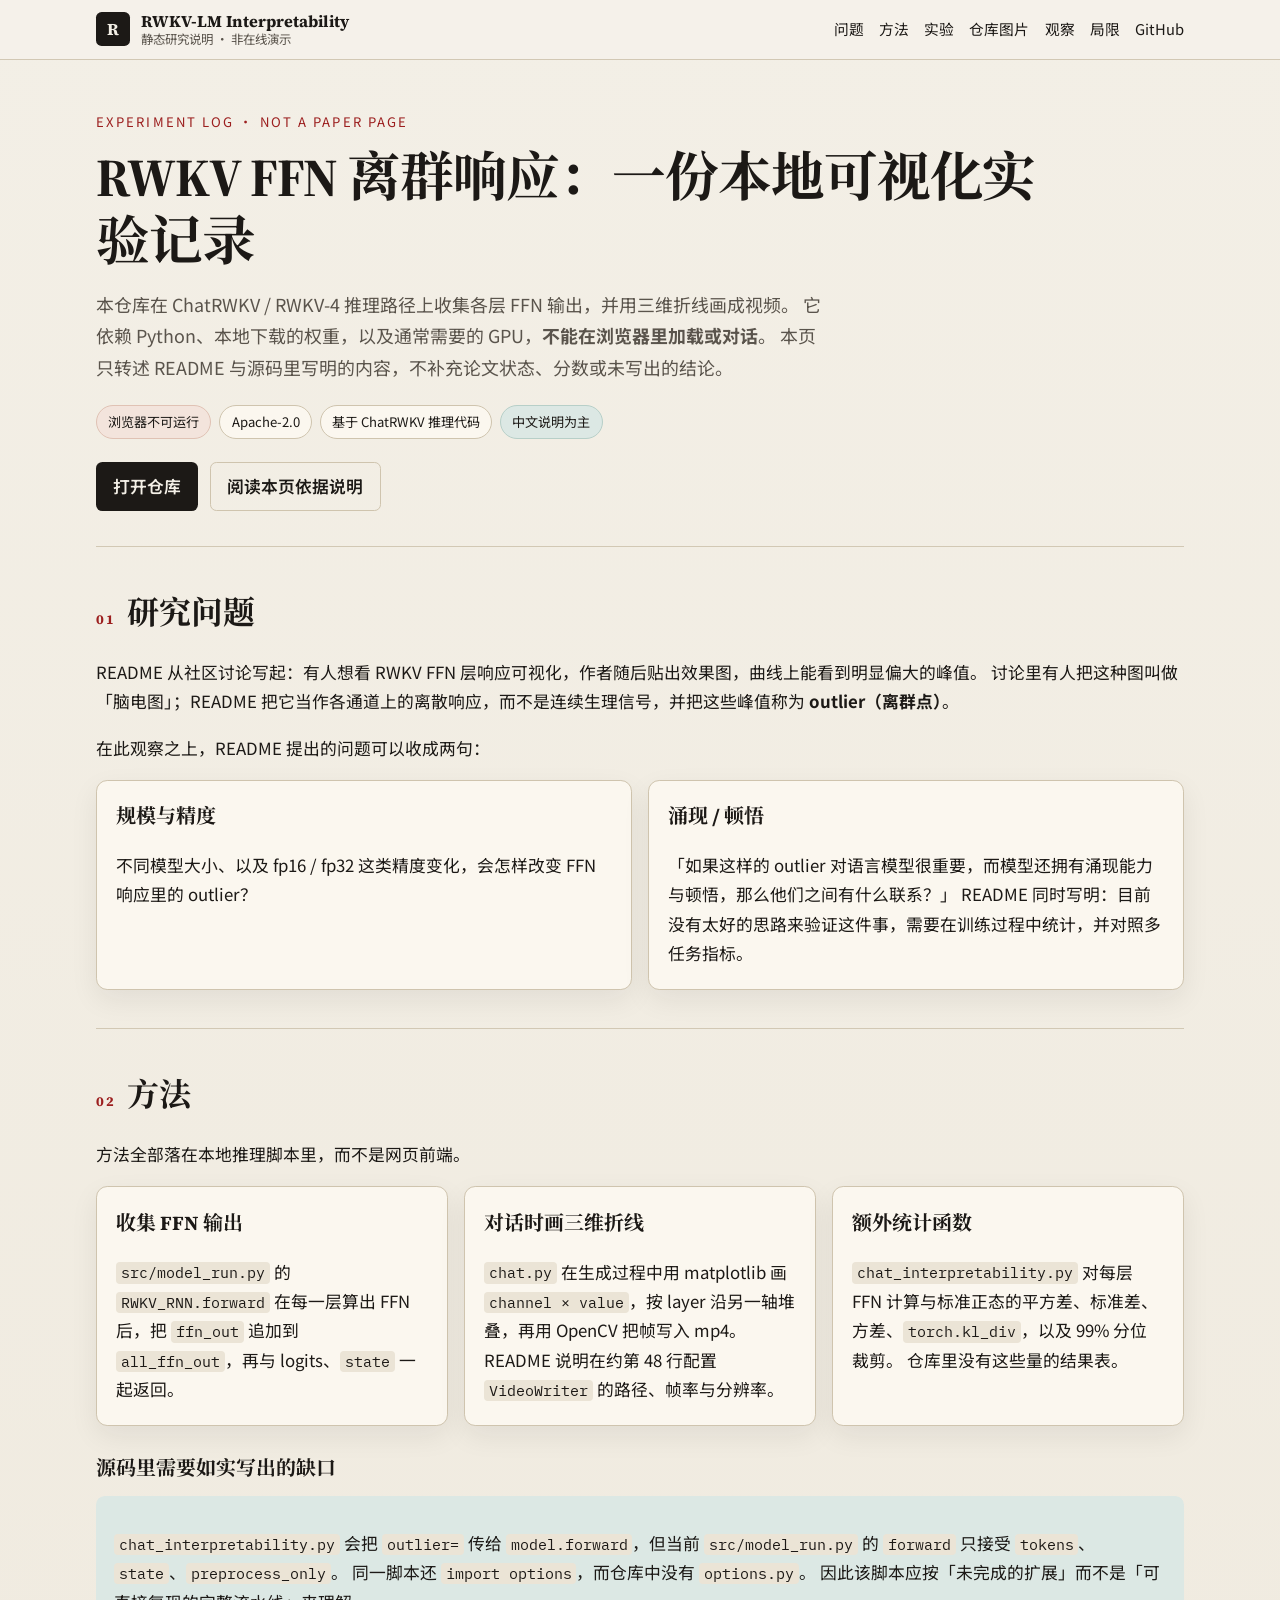
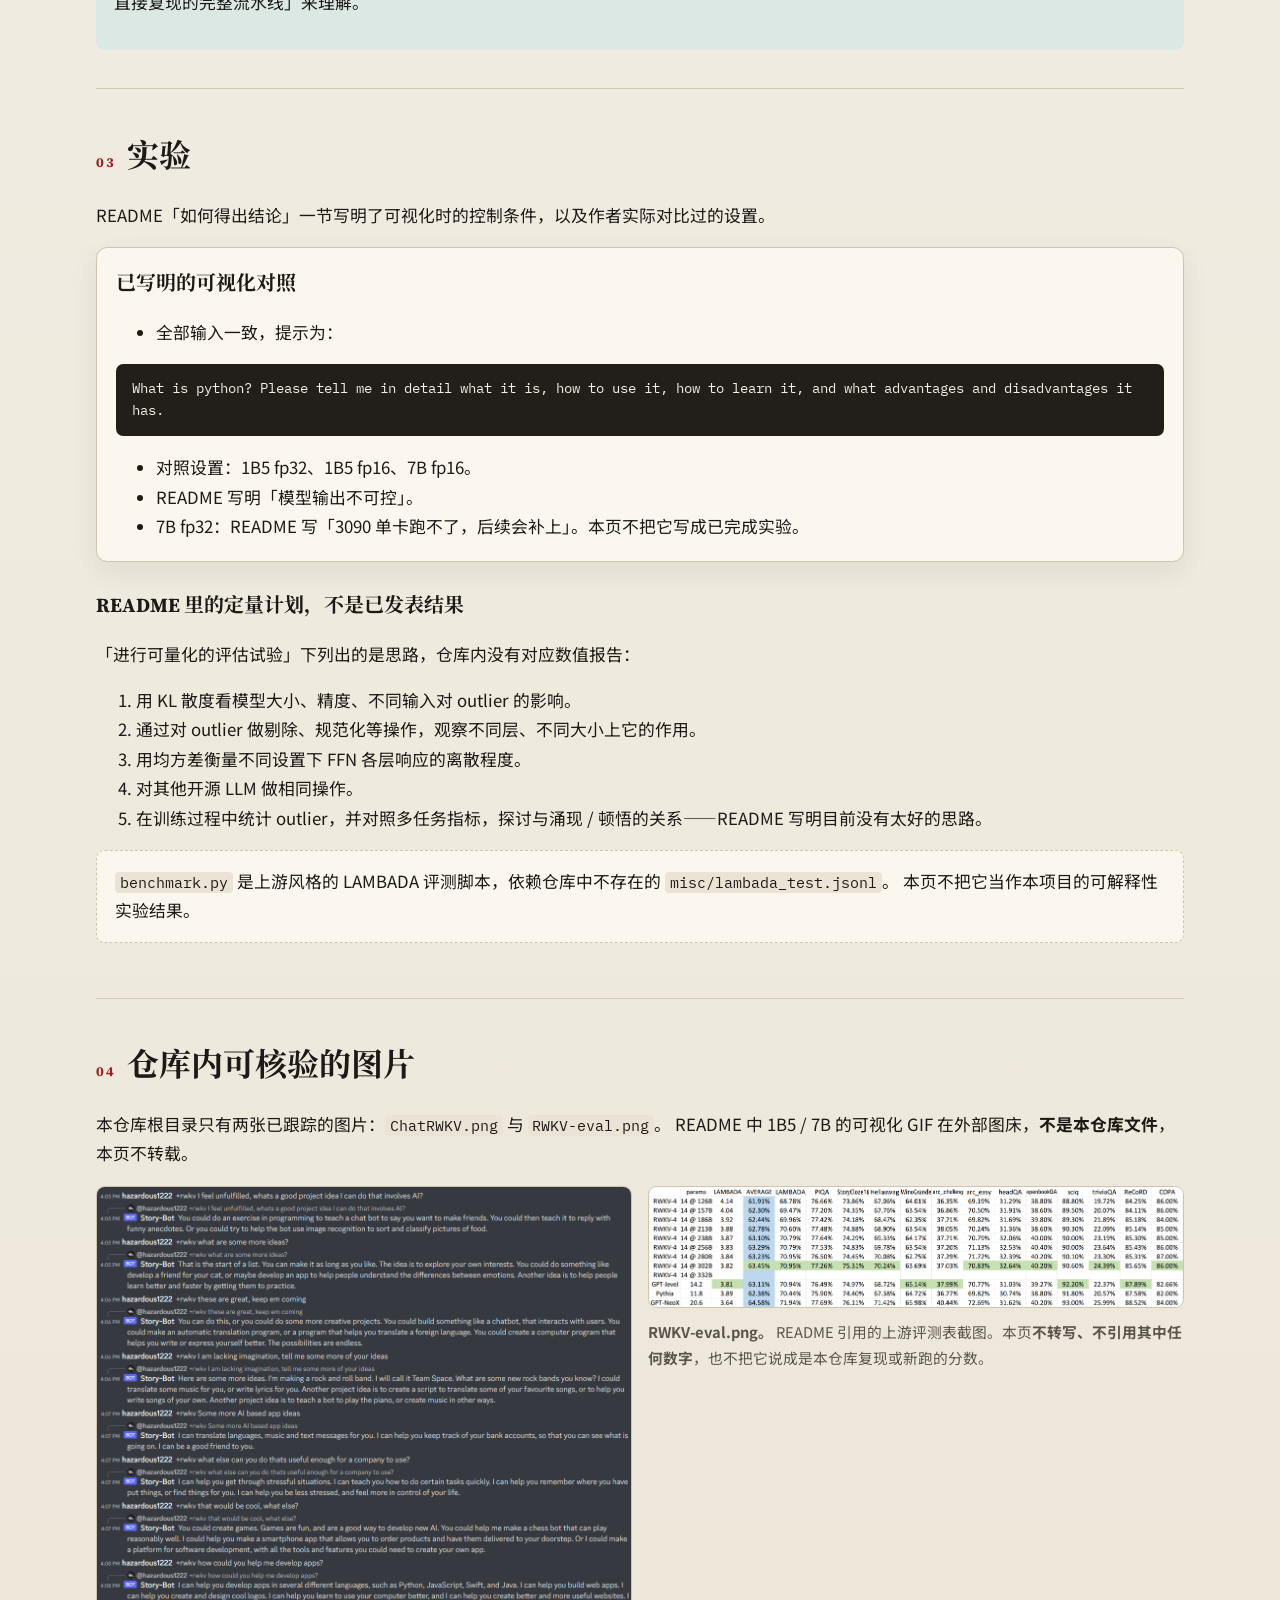
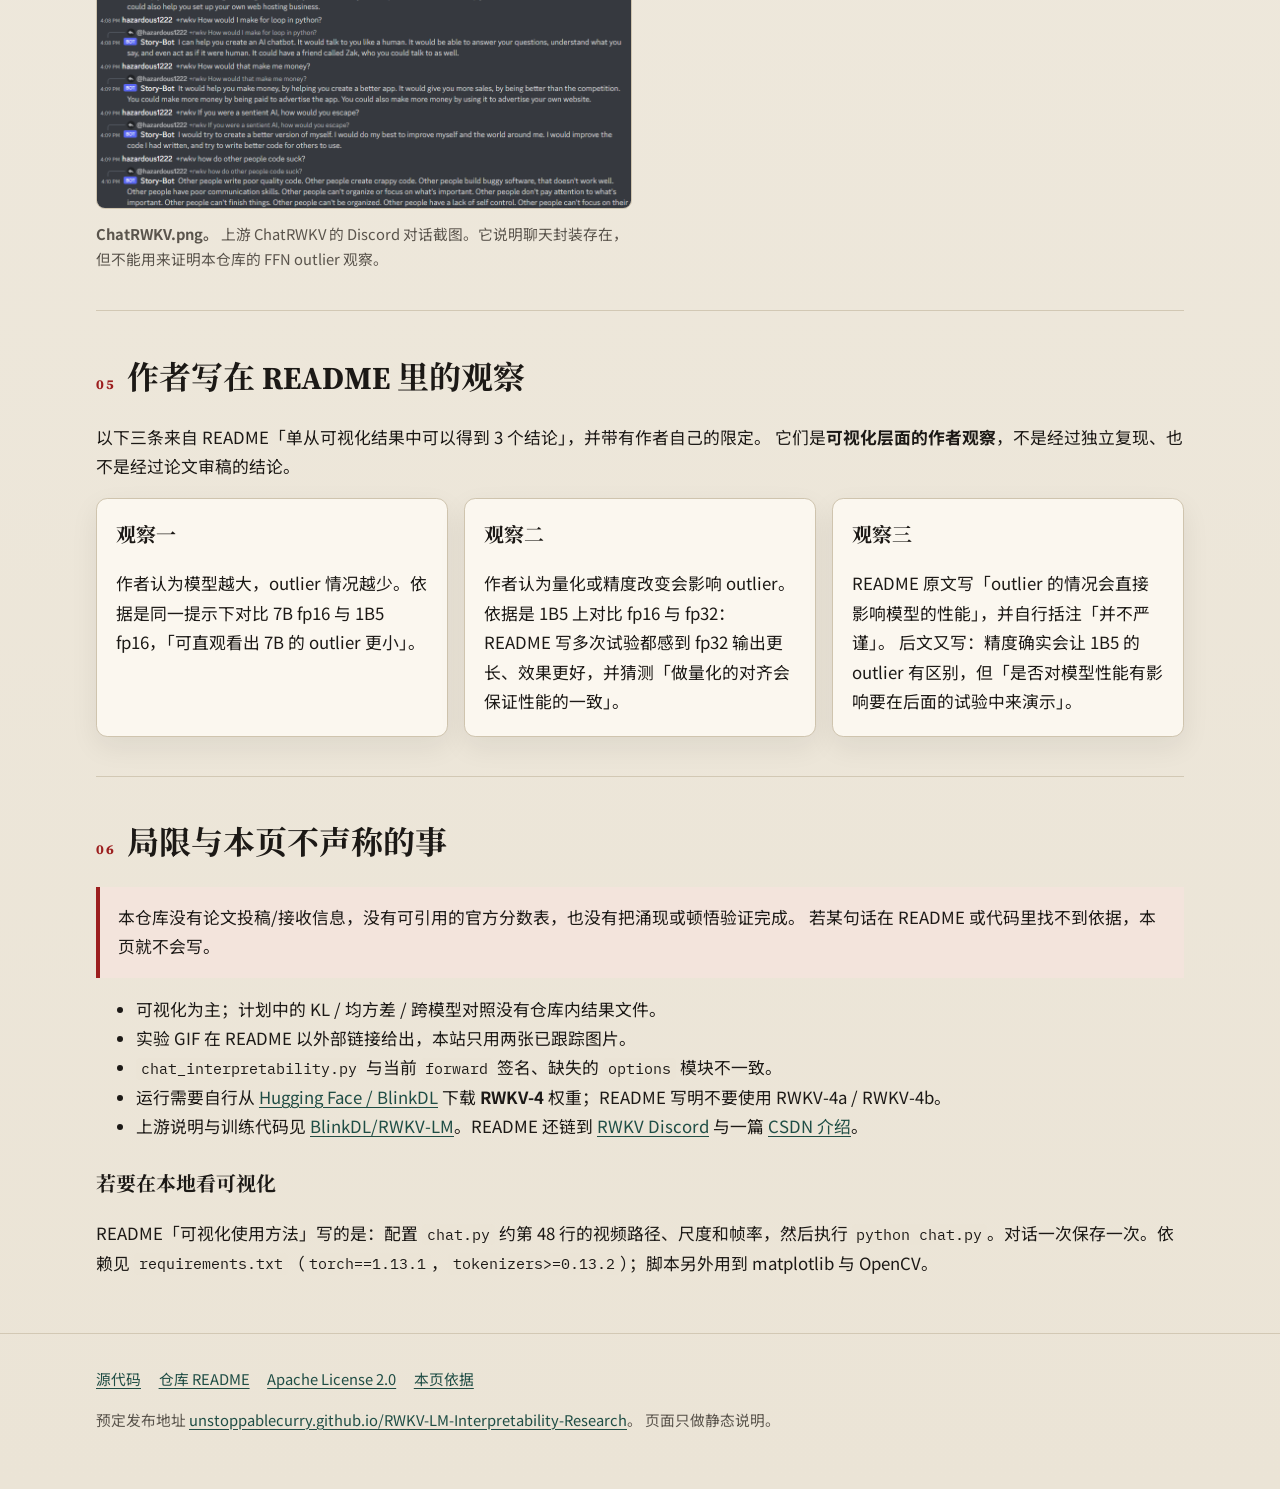
<file: docs/index.html>
<!DOCTYPE html>
<html lang="zh-Hans">
<head>
  <meta charset="utf-8">
  <meta name="viewport" content="width=device-width, initial-scale=1">
  <title>RWKV-LM 可解释性研究展示 · FFN 离群响应实验记录</title>
  <meta name="description" content="本仓库是 RWKV-4 / ChatRWKV 的本地可解释性实验记录：收集 FFN 层输出并做三维可视化。页面为静态说明，不能在浏览器中运行模型。不包含论文发表状态或本仓库未给出的分数。">
  <meta name="robots" content="index,follow">
  <meta name="theme-color" content="#1c1916">
  <link rel="canonical" href="https://unstoppablecurry.github.io/RWKV-LM-Interpretability-Research/">
  <link rel="icon" href="./assets/favicon.svg" type="image/svg+xml">
  <meta property="og:type" content="website">
  <meta property="og:locale" content="zh_CN">
  <meta property="og:title" content="RWKV-LM 可解释性研究展示">
  <meta property="og:description" content="关于 RWKV FFN 层离群响应的可视化观察与未完成的定量计划。静态说明页，非浏览器可运行演示。">
  <meta property="og:url" content="https://unstoppablecurry.github.io/RWKV-LM-Interpretability-Research/">
  <meta property="og:image" content="https://unstoppablecurry.github.io/RWKV-LM-Interpretability-Research/assets/ChatRWKV.png">
  <meta name="twitter:card" content="summary_large_image">
  <meta name="twitter:title" content="RWKV-LM 可解释性研究展示">
  <meta name="twitter:description" content="RWKV FFN 离群响应的本地实验记录。静态页面，不在浏览器中推理。">
  <meta name="twitter:image" content="https://unstoppablecurry.github.io/RWKV-LM-Interpretability-Research/assets/ChatRWKV.png">
  <link rel="preconnect" href="https://fonts.googleapis.com">
  <link rel="preconnect" href="https://fonts.gstatic.com" crossorigin>
  <link href="https://fonts.googleapis.com/css2?family=IBM+Plex+Mono:wght@400;600&family=Noto+Sans+SC:wght@400;600;700&family=Noto+Serif+SC:wght@600;700&family=Source+Serif+4:opsz,wght@8..60,600;8..60,700&display=swap" rel="stylesheet">
  <link rel="stylesheet" href="./assets/styles.css">
  <script type="application/ld+json">
  {
    "@context": "https://schema.org",
    "@type": "WebPage",
    "name": "RWKV-LM 可解释性研究展示",
    "inLanguage": "zh-Hans",
    "url": "https://unstoppablecurry.github.io/RWKV-LM-Interpretability-Research/",
    "description": "RWKV-4 FFN 层离群响应的本地可视化实验说明。静态页面，不能在浏览器中运行模型。",
    "isPartOf": {
      "@type": "SoftwareSourceCode",
      "name": "RWKV-LM-Interpretability-Research",
      "codeRepository": "https://github.com/UnstoppableCurry/RWKV-LM-Interpretability-Research",
      "license": "https://www.apache.org/licenses/LICENSE-2.0",
      "programmingLanguage": "Python"
    }
  }
  </script>
</head>
<body>
  <a class="skip-link" href="#main">跳到正文</a>
  <header class="site-header">
    <div class="wrap header-inner">
      <a class="brand" href="#top">
        <span class="brand-mark" aria-hidden="true">R</span>
        <span class="brand-text">
          <strong>RWKV-LM Interpretability</strong>
          <span>静态研究说明 · 非在线演示</span>
        </span>
      </a>
      <nav class="site-nav" aria-label="本页章节">
        <a href="#question">问题</a>
        <a href="#method">方法</a>
        <a href="#experiments">实验</a>
        <a href="#figures">仓库图片</a>
        <a href="#findings">观察</a>
        <a href="#limits">局限</a>
        <a href="https://github.com/UnstoppableCurry/RWKV-LM-Interpretability-Research">GitHub</a>
      </nav>
    </div>
  </header>

  <main id="main">
    <section class="hero wrap" id="top">
      <p class="kicker">Experiment log · not a paper page</p>
      <h1>RWKV FFN 离群响应：一份本地可视化实验记录</h1>
      <p class="lede">
        本仓库在 ChatRWKV / RWKV-4 推理路径上收集各层 FFN 输出，并用三维折线画成视频。
        它依赖 Python、本地下载的权重，以及通常需要的 GPU，<strong>不能在浏览器里加载或对话</strong>。
        本页只转述 README 与源码里写明的内容，不补充论文状态、分数或未写出的结论。
      </p>
      <ul class="chip-row" aria-label="页面性质">
        <li><span class="chip warn">浏览器不可运行</span></li>
        <li><span class="chip">Apache-2.0</span></li>
        <li><span class="chip">基于 ChatRWKV 推理代码</span></li>
        <li><span class="chip ok">中文说明为主</span></li>
      </ul>
      <div class="hero-actions">
        <a class="button primary" href="https://github.com/UnstoppableCurry/RWKV-LM-Interpretability-Research">打开仓库</a>
        <a class="button ghost" href="./README.html">阅读本页依据说明</a>
      </div>
    </section>

    <section class="section wrap" id="question" aria-labelledby="question-title">
      <h2 id="question-title"><span>01</span>研究问题</h2>
      <p>
        README 从社区讨论写起：有人想看 RWKV FFN 层响应可视化，作者随后贴出效果图，曲线上能看到明显偏大的峰值。
        讨论里有人把这种图叫做「脑电图」；README 把它当作各通道上的离散响应，而不是连续生理信号，并把这些峰值称为 <strong>outlier（离群点）</strong>。
      </p>
      <p>在此观察之上，README 提出的问题可以收成两句：</p>
      <div class="grid-2">
        <article class="card">
          <h3>规模与精度</h3>
          <p>不同模型大小、以及 fp16 / fp32 这类精度变化，会怎样改变 FFN 响应里的 outlier？</p>
        </article>
        <article class="card">
          <h3>涌现 / 顿悟</h3>
          <p>
            「如果这样的 outlier 对语言模型很重要，而模型还拥有涌现能力与顿悟，那么他们之间有什么联系？」
            README 同时写明：目前没有太好的思路来验证这件事，需要在训练过程中统计，并对照多任务指标。
          </p>
        </article>
      </div>
    </section>

    <section class="section wrap" id="method" aria-labelledby="method-title">
      <h2 id="method-title"><span>02</span>方法</h2>
      <p>方法全部落在本地推理脚本里，而不是网页前端。</p>
      <div class="grid-3">
        <article class="card">
          <h3>收集 FFN 输出</h3>
          <p>
            <code>src/model_run.py</code> 的 <code>RWKV_RNN.forward</code> 在每一层算出 FFN 后，把 <code>ffn_out</code> 追加到 <code>all_ffn_out</code>，再与 logits、<code>state</code> 一起返回。
          </p>
        </article>
        <article class="card">
          <h3>对话时画三维折线</h3>
          <p>
            <code>chat.py</code> 在生成过程中用 matplotlib 画 <code>channel × value</code>，按 layer 沿另一轴堆叠，再用 OpenCV 把帧写入 mp4。
            README 说明在约第 48 行配置 <code>VideoWriter</code> 的路径、帧率与分辨率。
          </p>
        </article>
        <article class="card">
          <h3>额外统计函数</h3>
          <p>
            <code>chat_interpretability.py</code> 对每层 FFN 计算与标准正态的平方差、标准差、方差、<code>torch.kl_div</code>，以及 99% 分位裁剪。
            仓库里没有这些量的结果表。
          </p>
        </article>
      </div>
      <h3>源码里需要如实写出的缺口</h3>
      <div class="callout">
        <p>
          <code>chat_interpretability.py</code> 会把 <code>outlier=</code> 传给 <code>model.forward</code>，但当前 <code>src/model_run.py</code> 的 <code>forward</code> 只接受 <code>tokens</code>、<code>state</code>、<code>preprocess_only</code>。
          同一脚本还 <code>import options</code>，而仓库中没有 <code>options.py</code>。
          因此该脚本应按「未完成的扩展」而不是「可直接复现的完整流水线」来理解。
        </p>
      </div>
    </section>

    <section class="section wrap" id="experiments" aria-labelledby="experiments-title">
      <h2 id="experiments-title"><span>03</span>实验</h2>
      <p>README「如何得出结论」一节写明了可视化时的控制条件，以及作者实际对比过的设置。</p>
      <article class="card">
        <h3>已写明的可视化对照</h3>
        <ul>
          <li>全部输入一致，提示为：</li>
        </ul>
        <pre class="prompt">What is python? Please tell me in detail what it is, how to use it, how to learn it, and what advantages and disadvantages it has.</pre>
        <ul>
          <li>对照设置：1B5 fp32、1B5 fp16、7B fp16。</li>
          <li>README 写明「模型输出不可控」。</li>
          <li>7B fp32：README 写「3090 单卡跑不了，后续会补上」。本页不把它写成已完成实验。</li>
        </ul>
      </article>
      <h3>README 里的定量计划，不是已发表结果</h3>
      <p>「进行可量化的评估试验」下列出的是思路，仓库内没有对应数值报告：</p>
      <ol>
        <li>用 KL 散度看模型大小、精度、不同输入对 outlier 的影响。</li>
        <li>通过对 outlier 做剔除、规范化等操作，观察不同层、不同大小上它的作用。</li>
        <li>用均方差衡量不同设置下 FFN 各层响应的离散程度。</li>
        <li>对其他开源 LLM 做相同操作。</li>
        <li>在训练过程中统计 outlier，并对照多任务指标，探讨与涌现 / 顿悟的关系——README 写明目前没有太好的思路。</li>
      </ol>
      <p class="callout plain">
        <code>benchmark.py</code> 是上游风格的 LAMBADA 评测脚本，依赖仓库中不存在的 <code>misc/lambada_test.jsonl</code>。
        本页不把它当作本项目的可解释性实验结果。
      </p>
    </section>

    <section class="section wrap" id="figures" aria-labelledby="figures-title">
      <h2 id="figures-title"><span>04</span>仓库内可核验的图片</h2>
      <p>
        本仓库根目录只有两张已跟踪的图片：<code>ChatRWKV.png</code> 与 <code>RWKV-eval.png</code>。
        README 中 1B5 / 7B 的可视化 GIF 在外部图床，<strong>不是本仓库文件</strong>，本页不转载。
      </p>
      <div class="grid-2">
        <figure class="figure-card">
          <img
            src="./assets/ChatRWKV.png"
            alt="Discord 深色界面截图：用户 hazardous1222 以 +rwkv 向名为 Story-Bot 的机器人连续提问，机器人逐条长文回复。此为仓库文件 ChatRWKV.png，展示上游 ChatRWKV 聊天界面，不是本仓库的 FFN 可视化结果。"
            width="1084"
            height="1262">
          <figcaption>
            <strong>ChatRWKV.png。</strong>
            上游 ChatRWKV 的 Discord 对话截图。它说明聊天封装存在，但不能用来证明本仓库的 FFN outlier 观察。
          </figcaption>
        </figure>
        <figure class="figure-card">
          <img
            src="./assets/RWKV-eval.png"
            alt="一张评测表截图，表头包含 LAMBADA、AVERAGE 以及多项英文基准列，行中可见 RWKV-4 与若干对照模型名称。此为仓库文件 RWKV-eval.png，README 将其作为上游材料引用。"
            width="2194"
            height="495">
          <figcaption>
            <strong>RWKV-eval.png。</strong>
            README 引用的上游评测表截图。本页<strong>不转写、不引用其中任何数字</strong>，也不把它说成是本仓库复现或新跑的分数。
          </figcaption>
        </figure>
      </div>
    </section>

    <section class="section wrap" id="findings" aria-labelledby="findings-title">
      <h2 id="findings-title"><span>05</span>作者写在 README 里的观察</h2>
      <p>
        以下三条来自 README「单从可视化结果中可以得到 3 个结论」，并带有作者自己的限定。
        它们是<strong>可视化层面的作者观察</strong>，不是经过独立复现、也不是经过论文审稿的结论。
      </p>
      <div class="grid-3">
        <article class="card">
          <h3>观察一</h3>
          <p>作者认为模型越大，outlier 情况越少。依据是同一提示下对比 7B fp16 与 1B5 fp16，「可直观看出 7B 的 outlier 更小」。</p>
        </article>
        <article class="card">
          <h3>观察二</h3>
          <p>
            作者认为量化或精度改变会影响 outlier。
            依据是 1B5 上对比 fp16 与 fp32：README 写多次试验都感到 fp32 输出更长、效果更好，并猜测「做量化的对齐会保证性能的一致」。
          </p>
        </article>
        <article class="card">
          <h3>观察三</h3>
          <p>
            README 原文写「outlier 的情况会直接影响模型的性能」，并自行括注「并不严谨」。
            后文又写：精度确实会让 1B5 的 outlier 有区别，但「是否对模型性能有影响要在后面的试验中来演示」。
          </p>
        </article>
      </div>
    </section>

    <section class="section wrap" id="limits" aria-labelledby="limits-title">
      <h2 id="limits-title"><span>06</span>局限与本页不声称的事</h2>
      <div class="notice">
        <p>
          本仓库没有论文投稿/接收信息，没有可引用的官方分数表，也没有把涌现或顿悟验证完成。
          若某句话在 README 或代码里找不到依据，本页就不会写。
        </p>
      </div>
      <ul>
        <li>可视化为主；计划中的 KL / 均方差 / 跨模型对照没有仓库内结果文件。</li>
        <li>实验 GIF 在 README 以外部链接给出，本站只用两张已跟踪图片。</li>
        <li><code>chat_interpretability.py</code> 与当前 <code>forward</code> 签名、缺失的 <code>options</code> 模块不一致。</li>
        <li>运行需要自行从 <a href="https://huggingface.co/BlinkDL">Hugging Face / BlinkDL</a> 下载 <strong>RWKV-4</strong> 权重；README 写明不要使用 RWKV-4a / RWKV-4b。</li>
        <li>上游说明与训练代码见 <a href="https://github.com/BlinkDL/RWKV-LM">BlinkDL/RWKV-LM</a>。README 还链到 <a href="https://discord.gg/bDSBUMeFpc">RWKV Discord</a> 与一篇 <a href="https://blog.csdn.net/weixin_49139876/article/details/129869814">CSDN 介绍</a>。</li>
      </ul>
      <h3>若要在本地看可视化</h3>
      <p>README「可视化使用方法」写的是：配置 <code>chat.py</code> 约第 48 行的视频路径、尺度和帧率，然后执行 <code>python chat.py</code>。对话一次保存一次。依赖见 <code>requirements.txt</code>（<code>torch==1.13.1</code>，<code>tokenizers&gt;=0.13.2</code>）；脚本另外用到 matplotlib 与 OpenCV。</p>
    </section>
  </main>

  <footer class="site-footer">
    <div class="wrap">
      <nav aria-label="页脚链接">
        <a href="https://github.com/UnstoppableCurry/RWKV-LM-Interpretability-Research">源代码</a>
        <a href="https://github.com/UnstoppableCurry/RWKV-LM-Interpretability-Research/blob/main/README.md">仓库 README</a>
        <a href="https://github.com/UnstoppableCurry/RWKV-LM-Interpretability-Research/blob/main/LICENSE">Apache License 2.0</a>
        <a href="./README.html">本页依据</a>
      </nav>
      <p>
        预定发布地址
        <a href="https://unstoppablecurry.github.io/RWKV-LM-Interpretability-Research/">unstoppablecurry.github.io/RWKV-LM-Interpretability-Research</a>。
        页面只做静态说明。
      </p>
    </div>
  </footer>
</body>
</html>
</file>
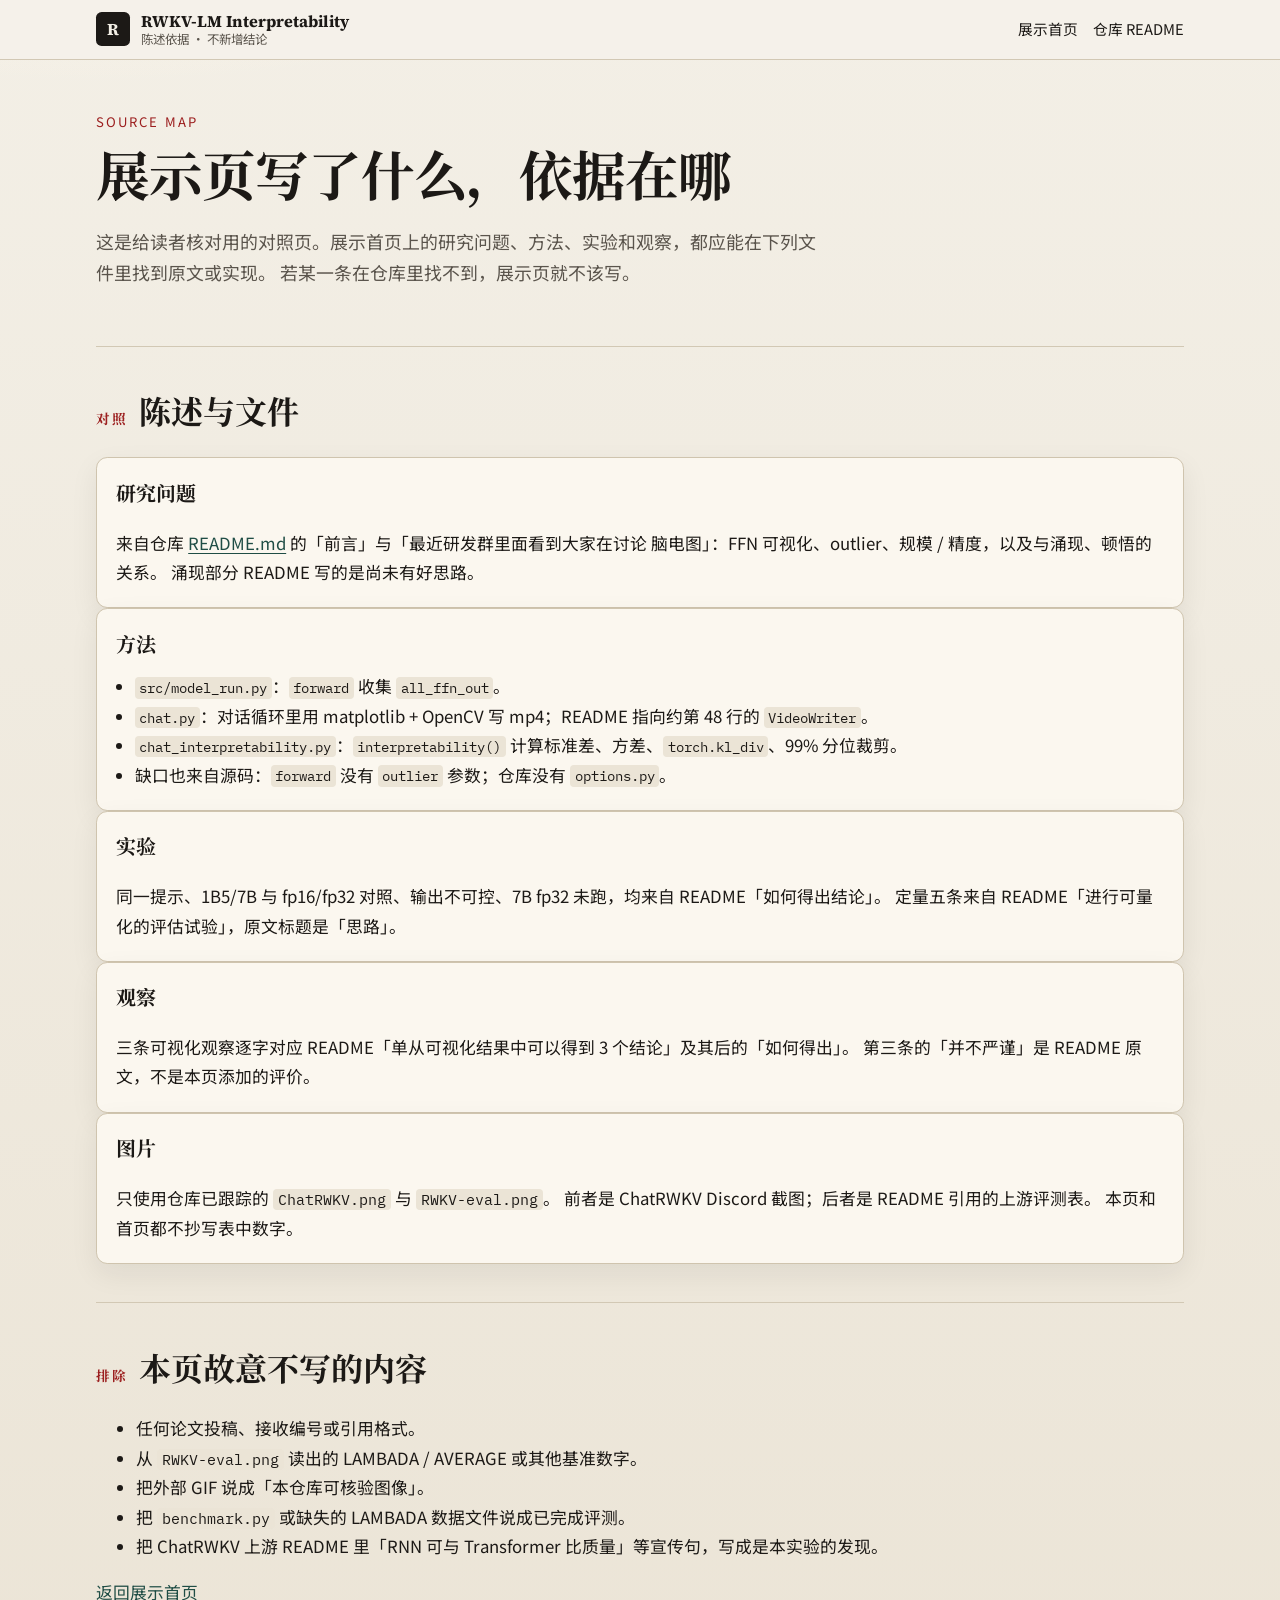
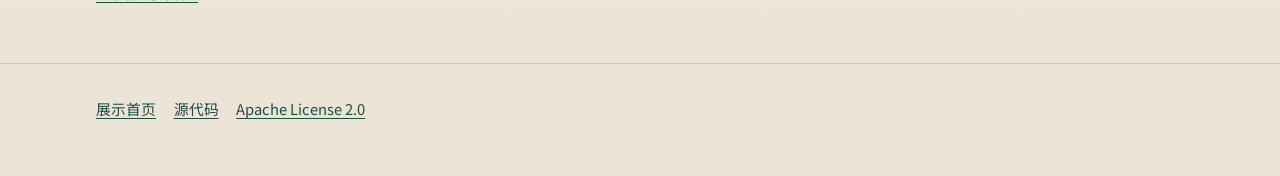
<file: docs/README.html>
<!DOCTYPE html>
<html lang="zh-Hans">
<head>
  <meta charset="utf-8">
  <meta name="viewport" content="width=device-width, initial-scale=1">
  <title>本页依据 · RWKV-LM 可解释性研究展示</title>
  <meta name="description" content="说明展示页每一类陈述对应仓库里的哪一段 README 或源码。不新增实验结论。">
  <meta name="robots" content="index,follow">
  <link rel="canonical" href="https://unstoppablecurry.github.io/RWKV-LM-Interpretability-Research/README.html">
  <link rel="icon" href="./assets/favicon.svg" type="image/svg+xml">
  <meta property="og:type" content="article">
  <meta property="og:locale" content="zh_CN">
  <meta property="og:title" content="本页依据 · RWKV-LM 可解释性展示">
  <meta property="og:description" content="展示页陈述与仓库 README / 源码的对照。">
  <meta property="og:url" content="https://unstoppablecurry.github.io/RWKV-LM-Interpretability-Research/README.html">
  <link rel="preconnect" href="https://fonts.googleapis.com">
  <link rel="preconnect" href="https://fonts.gstatic.com" crossorigin>
  <link href="https://fonts.googleapis.com/css2?family=IBM+Plex+Mono:wght@400;600&family=Noto+Sans+SC:wght@400;600;700&family=Noto+Serif+SC:wght@600;700&family=Source+Serif+4:opsz,wght@8..60,600;8..60,700&display=swap" rel="stylesheet">
  <link rel="stylesheet" href="./assets/styles.css">
</head>
<body>
  <a class="skip-link" href="#main">跳到正文</a>
  <header class="site-header">
    <div class="wrap header-inner">
      <a class="brand" href="./">
        <span class="brand-mark" aria-hidden="true">R</span>
        <span class="brand-text">
          <strong>RWKV-LM Interpretability</strong>
          <span>陈述依据 · 不新增结论</span>
        </span>
      </a>
      <nav class="site-nav" aria-label="页面">
        <a href="./">展示首页</a>
        <a href="https://github.com/UnstoppableCurry/RWKV-LM-Interpretability-Research/blob/main/README.md">仓库 README</a>
      </nav>
    </div>
  </header>

  <main id="main" class="wrap">
    <section class="hero">
      <p class="kicker">Source map</p>
      <h1>展示页写了什么，依据在哪</h1>
      <p class="lede">
        这是给读者核对用的对照页。展示首页上的研究问题、方法、实验和观察，都应能在下列文件里找到原文或实现。
        若某一条在仓库里找不到，展示页就不该写。
      </p>
    </section>

    <section class="section" aria-labelledby="map-title">
      <h2 id="map-title"><span>对照</span>陈述与文件</h2>
      <article class="card">
        <h3>研究问题</h3>
        <p>
          来自仓库 <a href="https://github.com/UnstoppableCurry/RWKV-LM-Interpretability-Research/blob/main/README.md">README.md</a>
          的「前言」与「最近研发群里面看到大家在讨论 脑电图」：FFN 可视化、outlier、规模 / 精度，以及与涌现、顿悟的关系。
          涌现部分 README 写的是尚未有好思路。
        </p>
      </article>
      <article class="card">
        <h3>方法</h3>
        <ul class="file-list">
          <li><code>src/model_run.py</code>：<code>forward</code> 收集 <code>all_ffn_out</code>。</li>
          <li><code>chat.py</code>：对话循环里用 matplotlib + OpenCV 写 mp4；README 指向约第 48 行的 <code>VideoWriter</code>。</li>
          <li><code>chat_interpretability.py</code>：<code>interpretability()</code> 计算标准差、方差、<code>torch.kl_div</code>、99% 分位裁剪。</li>
          <li>缺口也来自源码：<code>forward</code> 没有 <code>outlier</code> 参数；仓库没有 <code>options.py</code>。</li>
        </ul>
      </article>
      <article class="card">
        <h3>实验</h3>
        <p>
          同一提示、1B5/7B 与 fp16/fp32 对照、输出不可控、7B fp32 未跑，均来自 README「如何得出结论」。
          定量五条来自 README「进行可量化的评估试验」，原文标题是「思路」。
        </p>
      </article>
      <article class="card">
        <h3>观察</h3>
        <p>
          三条可视化观察逐字对应 README「单从可视化结果中可以得到 3 个结论」及其后的「如何得出」。
          第三条的「并不严谨」是 README 原文，不是本页添加的评价。
        </p>
      </article>
      <article class="card">
        <h3>图片</h3>
        <p>
          只使用仓库已跟踪的 <code>ChatRWKV.png</code> 与 <code>RWKV-eval.png</code>。
          前者是 ChatRWKV Discord 截图；后者是 README 引用的上游评测表。
          本页和首页都不抄写表中数字。
        </p>
      </article>
    </section>

    <section class="section" aria-labelledby="out-title">
      <h2 id="out-title"><span>排除</span>本页故意不写的内容</h2>
      <ul>
        <li>任何论文投稿、接收编号或引用格式。</li>
        <li>从 <code>RWKV-eval.png</code> 读出的 LAMBADA / AVERAGE 或其他基准数字。</li>
        <li>把外部 GIF 说成「本仓库可核验图像」。</li>
        <li>把 <code>benchmark.py</code> 或缺失的 LAMBADA 数据文件说成已完成评测。</li>
        <li>把 ChatRWKV 上游 README 里「RNN 可与 Transformer 比质量」等宣传句，写成是本实验的发现。</li>
      </ul>
      <p><a href="./">返回展示首页</a></p>
    </section>
  </main>

  <footer class="site-footer">
    <div class="wrap">
      <nav aria-label="页脚链接">
        <a href="./">展示首页</a>
        <a href="https://github.com/UnstoppableCurry/RWKV-LM-Interpretability-Research">源代码</a>
        <a href="https://github.com/UnstoppableCurry/RWKV-LM-Interpretability-Research/blob/main/LICENSE">Apache License 2.0</a>
      </nav>
    </div>
  </footer>
</body>
</html>
</file>
<file: docs/assets/styles.css>
:root {
  --paper: #f3efe6;
  --paper-deep: #ebe4d6;
  --ink: #1c1916;
  --muted: #5a544c;
  --faint: #8a8276;
  --rule: #d2c8b4;
  --card: #fbf7ef;
  --card-edge: #cfc4ae;
  --accent: #9c1f1f;
  --accent-soft: #f3e4dc;
  --pine: #1f4d45;
  --pine-soft: #dce8e4;
  --focus: #0b57d0;
  --shadow: 0 10px 28px rgba(28, 25, 22, 0.07);
  --measure: 68rem;
  --gutter: clamp(1.1rem, 3vw, 2rem);
  --serif: "Source Serif 4", "Noto Serif SC", "Songti SC", "SimSun", serif;
  --sans: "Noto Sans SC", "Source Han Sans SC", "PingFang SC", "Microsoft YaHei", sans-serif;
  --mono: "IBM Plex Mono", "Noto Sans Mono", ui-monospace, monospace;
}

*,
*::before,
*::after {
  box-sizing: border-box;
}

html {
  scroll-behavior: smooth;
}

html:focus-within {
  scroll-behavior: smooth;
}

body {
  margin: 0;
  min-height: 100vh;
  color: var(--ink);
  background:
    radial-gradient(1200px 480px at 8% -10%, #fff8ea 0%, transparent 55%),
    linear-gradient(180deg, var(--paper) 0%, var(--paper-deep) 100%);
  font-family: var(--sans);
  font-size: 1.05rem;
  line-height: 1.75;
  text-rendering: optimizeLegibility;
}

img {
  max-width: 100%;
  height: auto;
}

a {
  color: var(--pine);
  text-decoration-thickness: 1px;
  text-underline-offset: 0.18em;
}

a:hover {
  color: var(--accent);
}

a:focus-visible,
button:focus-visible,
.skip-link:focus-visible {
  outline: 3px solid var(--focus);
  outline-offset: 3px;
}

.skip-link {
  position: absolute;
  left: 1rem;
  top: -3.5rem;
  z-index: 20;
  padding: 0.55rem 0.9rem;
  background: var(--ink);
  color: var(--paper);
  text-decoration: none;
}

.skip-link:focus {
  top: 0.8rem;
}

.wrap {
  width: min(var(--measure), calc(100% - var(--gutter) * 2));
  margin-inline: auto;
}

.site-header {
  position: sticky;
  top: 0;
  z-index: 10;
  backdrop-filter: blur(12px);
  background: color-mix(in srgb, var(--paper) 86%, white);
  border-bottom: 1px solid var(--rule);
}

.header-inner {
  display: flex;
  align-items: center;
  justify-content: space-between;
  gap: 1rem;
  padding: 0.75rem 0;
}

.brand {
  display: flex;
  align-items: center;
  gap: 0.7rem;
  color: inherit;
  text-decoration: none;
}

.brand-mark {
  display: grid;
  place-items: center;
  width: 2.1rem;
  height: 2.1rem;
  border-radius: 0.35rem;
  background: var(--ink);
  color: var(--paper);
  font-family: var(--serif);
  font-weight: 700;
  letter-spacing: 0.02em;
}

.brand-text {
  display: flex;
  flex-direction: column;
  line-height: 1.2;
}

.brand-text strong {
  font-family: var(--serif);
  font-size: 1.02rem;
}

.brand-text span {
  color: var(--muted);
  font-size: 0.78rem;
}

.site-nav {
  display: flex;
  flex-wrap: wrap;
  gap: 0.35rem 0.95rem;
  font-size: 0.92rem;
}

.site-nav a {
  color: var(--ink);
  text-decoration: none;
  border-bottom: 1px solid transparent;
}

.site-nav a:hover,
.site-nav a:focus-visible {
  border-bottom-color: var(--accent);
}

.hero {
  padding: 3.2rem 0 2.2rem;
}

.kicker {
  margin: 0 0 0.8rem;
  color: var(--accent);
  font-size: 0.82rem;
  letter-spacing: 0.16em;
  text-transform: uppercase;
}

.hero h1 {
  margin: 0 0 1rem;
  max-width: 18em;
  font-family: var(--serif);
  font-size: clamp(2rem, 5vw, 3.35rem);
  font-weight: 700;
  line-height: 1.18;
  letter-spacing: -0.02em;
}

.lede {
  max-width: 46rem;
  margin: 0 0 1.4rem;
  color: var(--muted);
  font-size: 1.12rem;
}

.chip-row,
.meta-list {
  display: flex;
  flex-wrap: wrap;
  gap: 0.5rem;
  padding: 0;
  margin: 0 0 1.4rem;
  list-style: none;
}

.chip {
  display: inline-flex;
  align-items: center;
  padding: 0.28rem 0.7rem;
  border: 1px solid var(--card-edge);
  border-radius: 999px;
  background: var(--card);
  color: var(--ink);
  font-size: 0.82rem;
}

.chip.warn {
  background: var(--accent-soft);
  border-color: #e0c2b4;
}

.chip.ok {
  background: var(--pine-soft);
  border-color: #b7cfc8;
}

.hero-actions {
  display: flex;
  flex-wrap: wrap;
  gap: 0.75rem;
}

.button {
  display: inline-flex;
  align-items: center;
  justify-content: center;
  min-height: 2.75rem;
  padding: 0.55rem 1.05rem;
  border-radius: 0.4rem;
  font-weight: 600;
  text-decoration: none;
}

.button.primary {
  background: var(--ink);
  color: var(--paper);
}

.button.primary:hover {
  background: var(--accent);
  color: #fff8f4;
}

.button.ghost {
  border: 1px solid var(--card-edge);
  background: transparent;
  color: var(--ink);
}

.notice {
  padding: 1rem 1.15rem;
  border-left: 4px solid var(--accent);
  background: var(--accent-soft);
}

.notice p {
  margin: 0;
}

.section {
  padding: 2.4rem 0;
  border-top: 1px solid var(--rule);
}

.section h2 {
  display: flex;
  align-items: baseline;
  gap: 0.75rem;
  margin: 0 0 1rem;
  font-family: var(--serif);
  font-size: clamp(1.55rem, 3vw, 2rem);
}

.section h2 span {
  color: var(--accent);
  font-size: 0.85rem;
  letter-spacing: 0.12em;
}

.section h3 {
  margin: 1.6rem 0 0.6rem;
  font-family: var(--serif);
  font-size: 1.25rem;
}

.grid-2,
.grid-3 {
  display: grid;
  gap: 1rem;
}

.grid-2 {
  grid-template-columns: repeat(auto-fit, minmax(16rem, 1fr));
}

.grid-3 {
  grid-template-columns: repeat(auto-fit, minmax(14rem, 1fr));
}

.card {
  height: 100%;
  padding: 1.15rem 1.2rem 1.25rem;
  border: 1px solid var(--card-edge);
  border-radius: 0.7rem;
  background: var(--card);
  box-shadow: var(--shadow);
}

.card h3 {
  margin-top: 0;
}

.card p:last-child,
.card ul:last-child {
  margin-bottom: 0;
}

.figure-card {
  margin: 0;
}

.figure-card img {
  display: block;
  width: 100%;
  border: 1px solid var(--card-edge);
  border-radius: 0.55rem;
  background: #fff;
}

.figure-card figcaption {
  margin-top: 0.7rem;
  color: var(--muted);
  font-size: 0.92rem;
}

.callout {
  padding: 1rem 1.15rem;
  border-radius: 0.55rem;
  background: var(--pine-soft);
}

.callout.plain {
  background: var(--card);
  border: 1px dashed var(--card-edge);
}

.prompt {
  overflow-x: auto;
  padding: 0.9rem 1rem;
  border-radius: 0.45rem;
  background: #221e1a;
  color: #f6efe3;
  font-family: var(--mono);
  font-size: 0.88rem;
  line-height: 1.55;
  white-space: pre-wrap;
}

code,
kbd {
  font-family: var(--mono);
  font-size: 0.9em;
}

p code,
li code {
  padding: 0.08em 0.32em;
  border-radius: 0.25rem;
  background: var(--paper-deep);
}

.file-list {
  margin: 0;
  padding-left: 1.15rem;
}

.file-list code {
  font-size: 0.86em;
}

.site-footer {
  padding: 2rem 0 2.6rem;
  border-top: 1px solid var(--rule);
  color: var(--muted);
  font-size: 0.92rem;
}

.site-footer nav {
  display: flex;
  flex-wrap: wrap;
  gap: 0.75rem 1.1rem;
  margin-bottom: 0.8rem;
}

.visually-hidden {
  position: absolute;
  width: 1px;
  height: 1px;
  padding: 0;
  margin: -1px;
  overflow: hidden;
  clip: rect(0, 0, 0, 0);
  white-space: nowrap;
  border: 0;
}

@media (max-width: 720px) {
  .header-inner {
    flex-direction: column;
    align-items: flex-start;
  }

  .hero {
    padding-top: 2.2rem;
  }
}

@media (prefers-reduced-motion: reduce) {
  html,
  html:focus-within {
    scroll-behavior: auto;
  }

  *,
  *::before,
  *::after {
    animation: none !important;
    transition: none !important;
  }
}

@media (prefers-contrast: more) {
  :root {
    --muted: #2f2b26;
    --rule: #6f675b;
    --card-edge: #4a433a;
  }

  a {
    text-decoration: underline;
  }
}

@media print {
  .site-header,
  .hero-actions,
  .skip-link {
    display: none;
  }

  body {
    background: #fff;
    color: #000;
  }

  a[href^="http"]::after {
    content: " (" attr(href) ")";
    font-size: 0.85em;
    color: #333;
  }
}
</file>
